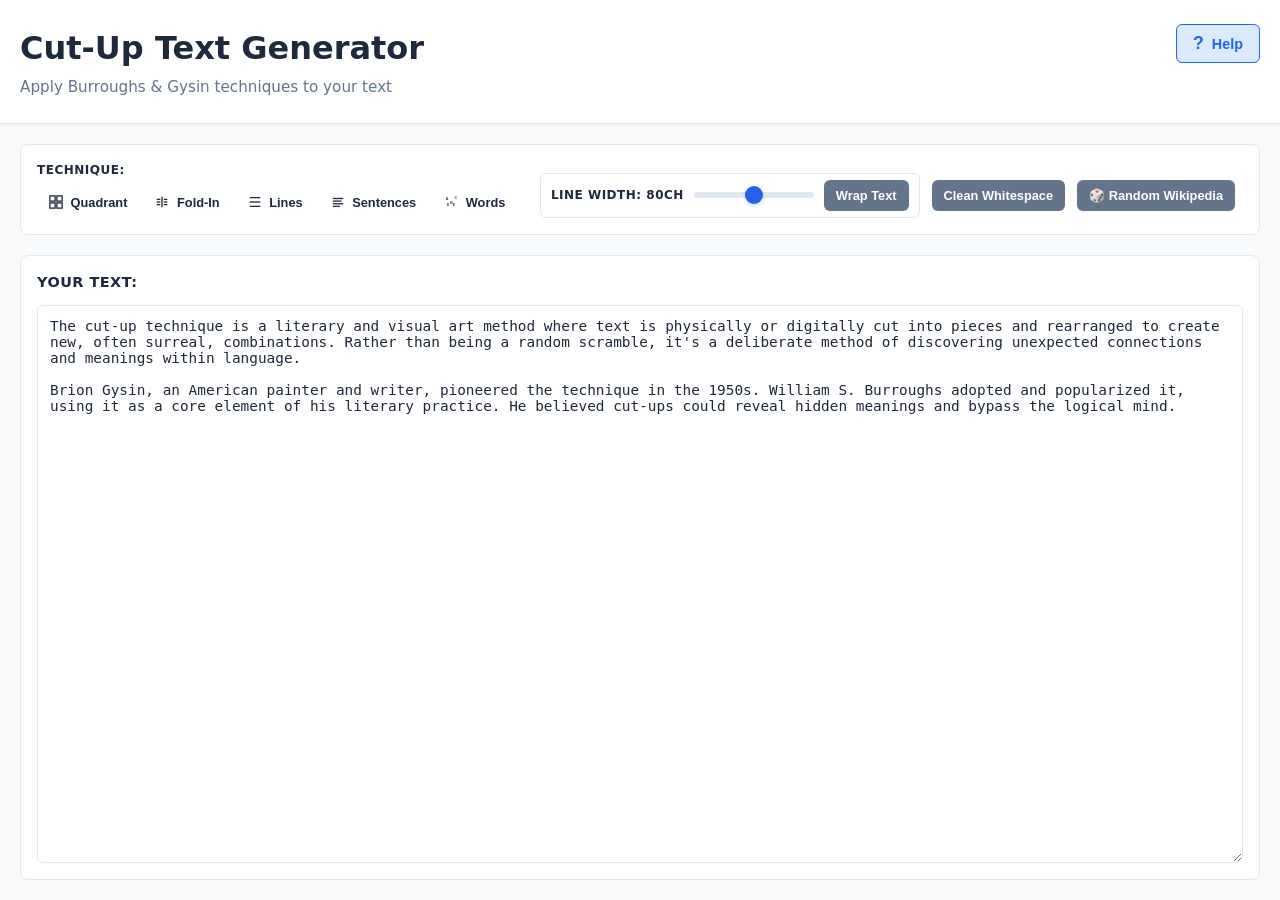
<file: index.html>
<!DOCTYPE html>
<html lang="en">
<head>
  <meta charset="UTF-8">
  <meta name="viewport" content="width=device-width, initial-scale=1.0">
  <title>Cut-Up Text Generator</title>
  <link rel="stylesheet" href="src/style.css">
</head>
<body>
  <header class="app-header">
    <div class="header-content">
      <div>
        <h1>Cut-Up Text Generator</h1>
        <p class="tagline">Apply Burroughs & Gysin techniques to your text</p>
      </div>
      <button id="helpToggle" class="help-btn" aria-label="Open help page">
        <span>?</span>
        <span class="help-label">Help</span>
      </button>
    </div>
  </header>

  <main class="app-main">
    <div class="controls-panel">
      <div class="control-section">
        <label>Technique:</label>
        <div class="method-buttons">
          <button class="btn btn-method" type="button" data-method="quadrant" aria-label="Quadrant: wraps text into a 2D grid and shuffles the 4 quadrants">
            <svg viewBox="0 0 16 16" class="method-icon"><rect x="1" y="1" width="6" height="6" fill="none" stroke="currentColor" stroke-width="1.5"/><rect x="9" y="1" width="6" height="6" fill="none" stroke="currentColor" stroke-width="1.5"/><rect x="1" y="9" width="6" height="6" fill="none" stroke="currentColor" stroke-width="1.5"/><rect x="9" y="9" width="6" height="6" fill="none" stroke="currentColor" stroke-width="1.5"/></svg>
            Quadrant
          </button>
          <button class="btn btn-method" type="button" data-method="fold-in" aria-label="Fold-In: splits text by lines and interleaves them together">
            <svg viewBox="0 0 16 16" class="method-icon"><line x1="8" y1="2" x2="8" y2="14" stroke="currentColor" stroke-width="1.5"/><line x1="2" y1="5" x2="6" y2="5" stroke="currentColor" stroke-width="1.5"/><line x1="10" y1="5" x2="14" y2="5" stroke="currentColor" stroke-width="1.5"/><line x1="2" y1="8" x2="6" y2="8" stroke="currentColor" stroke-width="1.5"/><line x1="10" y1="8" x2="14" y2="8" stroke="currentColor" stroke-width="1.5"/><line x1="2" y1="11" x2="6" y2="11" stroke="currentColor" stroke-width="1.5"/><line x1="10" y1="11" x2="14" y2="11" stroke="currentColor" stroke-width="1.5"/></svg>
            Fold-In
          </button>
          <button class="btn btn-method" type="button" data-method="line-shuffle" aria-label="Line Shuffle: cuts text into lines and randomly shuffles them">
            <svg viewBox="0 0 16 16" class="method-icon"><line x1="2" y1="3" x2="14" y2="3" stroke="currentColor" stroke-width="1.5"/><line x1="2" y1="8" x2="14" y2="8" stroke="currentColor" stroke-width="1.5"/><line x1="2" y1="13" x2="14" y2="13" stroke="currentColor" stroke-width="1.5"/></svg>
            Lines
          </button>
          <button class="btn btn-method" type="button" data-method="sentence-shuffle" aria-label="Sentence Shuffle: cuts text into sentences and randomly shuffles them">
            <svg viewBox="0 0 16 16" class="method-icon"><line x1="2" y1="4" x2="14" y2="4" stroke="currentColor" stroke-width="1.5"/><line x1="2" y1="7" x2="12" y2="7" stroke="currentColor" stroke-width="1.5"/><line x1="2" y1="10" x2="14" y2="10" stroke="currentColor" stroke-width="1.5"/><line x1="2" y1="13" x2="10" y2="13" stroke="currentColor" stroke-width="1.5"/></svg>
            Sentences
          </button>
          <button class="btn btn-method" type="button" data-method="word-scramble" aria-label="Word Scramble: cuts text into words and randomly shuffles them">
            <svg viewBox="0 0 16 16" class="method-icon"><text x="2" y="6" font-size="4" font-weight="bold" fill="currentColor">A</text><text x="7" y="10" font-size="4" font-weight="bold" fill="currentColor">B</text><text x="12" y="5" font-size="4" font-weight="bold" fill="currentColor">C</text><text x="3" y="13" font-size="4" font-weight="bold" fill="currentColor">D</text><text x="10" y="12" font-size="4" font-weight="bold" fill="currentColor">E</text></svg>
            Words
          </button>
        </div>
      </div>

      <div class="control-section width-controls">
        <div class="width-group">
          <label for="widthSlider">Line width: <span id="widthValue">80</span>ch</label>
          <input type="range" id="widthSlider" min="40" max="120" value="80" step="1" class="width-slider" data-default="80">
          <button id="wrapButton" class="btn btn-secondary" type="button">Wrap Text</button>
        </div>
        <button id="cleanWhitespaceButton" class="btn btn-secondary" type="button">Clean Whitespace</button>
        <div class="wikipedia-group">
          <button id="wikipediaButton" class="btn btn-secondary" type="button">🎲 Random Wikipedia</button>
          <span id="wikipediaStatus" class="wikipedia-status" role="status" aria-live="polite"></span>
        </div>
      </div>
    </div>

    <div class="input-panel panel">
      <label for="input">Your text:</label>
      <textarea id="input" placeholder="Paste your source text here..."></textarea>
    </div>
  </main>


  <script type="module">
    import { initializeUI } from './src/ui.js';
    document.addEventListener('DOMContentLoaded', initializeUI);
  </script>
</body>
</html>
</file>
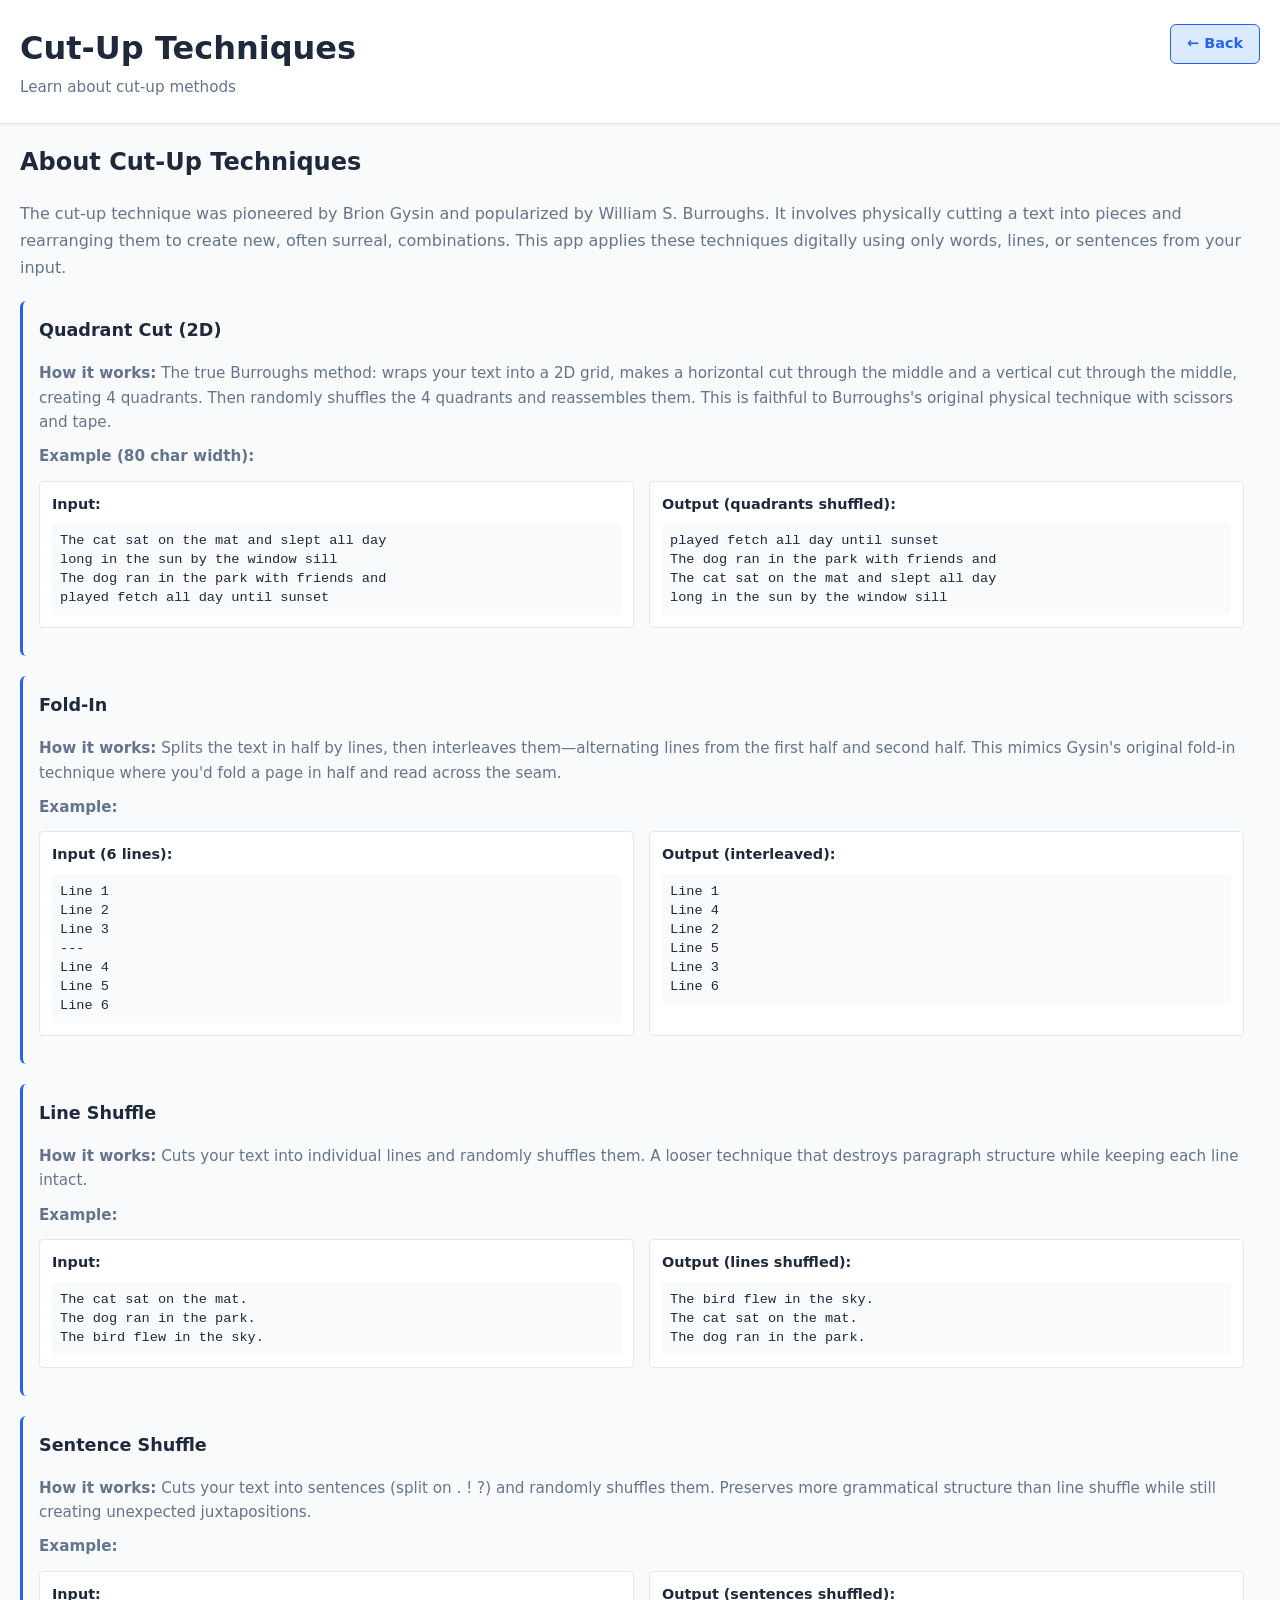
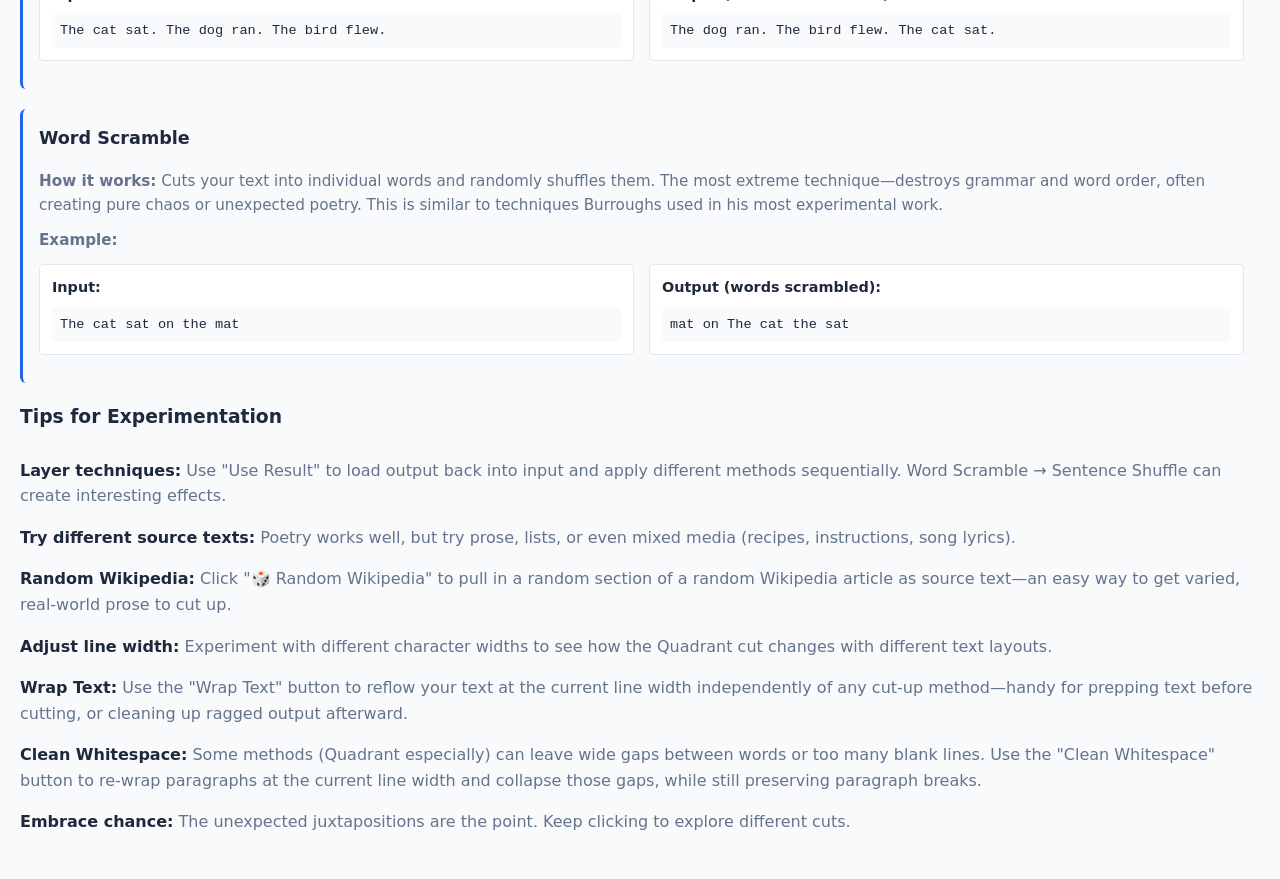
<file: help.html>
<!DOCTYPE html>
<html lang="en">
<head>
  <meta charset="UTF-8">
  <meta name="viewport" content="width=device-width, initial-scale=1.0">
  <title>Cut-Up Techniques - Help</title>
  <link rel="stylesheet" href="src/style.css">
</head>
<body>
  <header class="app-header">
    <div class="header-content">
      <div>
        <h1>Cut-Up Techniques</h1>
        <p class="tagline">Learn about cut-up methods</p>
      </div>
      <a href="index.html" class="help-btn">← Back</a>
    </div>
  </header>

  <main class="help-content">
    <h2>About Cut-Up Techniques</h2>
    <p>
      The cut-up technique was pioneered by Brion Gysin and popularized by William S. Burroughs.
      It involves physically cutting a text into pieces and rearranging them to create new, often surreal,
      combinations. This app applies these techniques digitally using only words, lines, or sentences from your input.
    </p>

    <div class="method-help">
      <h3>Quadrant Cut (2D)</h3>
      <p>
        <strong>How it works:</strong> The true Burroughs method: wraps your text into a 2D grid, makes a horizontal cut through the middle and a vertical cut through the middle, creating 4 quadrants. Then randomly shuffles the 4 quadrants and reassembles them. This is faithful to Burroughs's original physical technique with scissors and tape.
      </p>
      <p><strong>Example (80 char width):</strong></p>
      <div class="example">
        <div><strong>Input:</strong>
          <pre>The cat sat on the mat and slept all day
long in the sun by the window sill
The dog ran in the park with friends and
played fetch all day until sunset</pre>
        </div>
        <div><strong>Output (quadrants shuffled):</strong>
          <pre>played fetch all day until sunset
The dog ran in the park with friends and
The cat sat on the mat and slept all day
long in the sun by the window sill</pre>
        </div>
      </div>
    </div>

    <div class="method-help">
      <h3>Fold-In</h3>
      <p>
        <strong>How it works:</strong> Splits the text in half by lines, then interleaves them—alternating lines from the first half and second half.
        This mimics Gysin's original fold-in technique where you'd fold a page in half and read across the seam.
      </p>
      <p><strong>Example:</strong></p>
      <div class="example">
        <div><strong>Input (6 lines):</strong>
          <pre>Line 1
Line 2
Line 3
---
Line 4
Line 5
Line 6</pre>
        </div>
        <div><strong>Output (interleaved):</strong>
          <pre>Line 1
Line 4
Line 2
Line 5
Line 3
Line 6</pre>
        </div>
      </div>
    </div>

    <div class="method-help">
      <h3>Line Shuffle</h3>
      <p>
        <strong>How it works:</strong> Cuts your text into individual lines and randomly shuffles them.
        A looser technique that destroys paragraph structure while keeping each line intact.
      </p>
      <p><strong>Example:</strong></p>
      <div class="example">
        <div><strong>Input:</strong>
          <pre>The cat sat on the mat.
The dog ran in the park.
The bird flew in the sky.</pre>
        </div>
        <div><strong>Output (lines shuffled):</strong>
          <pre>The bird flew in the sky.
The cat sat on the mat.
The dog ran in the park.</pre>
        </div>
      </div>
    </div>

    <div class="method-help">
      <h3>Sentence Shuffle</h3>
      <p>
        <strong>How it works:</strong> Cuts your text into sentences (split on . ! ?) and randomly shuffles them.
        Preserves more grammatical structure than line shuffle while still creating unexpected juxtapositions.
      </p>
      <p><strong>Example:</strong></p>
      <div class="example">
        <div><strong>Input:</strong>
          <pre>The cat sat. The dog ran. The bird flew.</pre>
        </div>
        <div><strong>Output (sentences shuffled):</strong>
          <pre>The dog ran. The bird flew. The cat sat.</pre>
        </div>
      </div>
    </div>

    <div class="method-help">
      <h3>Word Scramble</h3>
      <p>
        <strong>How it works:</strong> Cuts your text into individual words and randomly shuffles them.
        The most extreme technique—destroys grammar and word order, often creating pure chaos or unexpected poetry.
        This is similar to techniques Burroughs used in his most experimental work.
      </p>
      <p><strong>Example:</strong></p>
      <div class="example">
        <div><strong>Input:</strong>
          <pre>The cat sat on the mat</pre>
        </div>
        <div><strong>Output (words scrambled):</strong>
          <pre>mat on The cat the sat</pre>
        </div>
      </div>
    </div>

    <h3>Tips for Experimentation</h3>
    <ul>
      <li><strong>Layer techniques:</strong> Use "Use Result" to load output back into input and apply different methods sequentially. Word Scramble → Sentence Shuffle can create interesting effects.</li>
      <li><strong>Try different source texts:</strong> Poetry works well, but try prose, lists, or even mixed media (recipes, instructions, song lyrics).</li>
      <li><strong>Random Wikipedia:</strong> Click "🎲 Random Wikipedia" to pull in a random section of a random Wikipedia article as source text—an easy way to get varied, real-world prose to cut up.</li>
      <li><strong>Adjust line width:</strong> Experiment with different character widths to see how the Quadrant cut changes with different text layouts.</li>
      <li><strong>Wrap Text:</strong> Use the "Wrap Text" button to reflow your text at the current line width independently of any cut-up method—handy for prepping text before cutting, or cleaning up ragged output afterward.</li>
      <li><strong>Clean Whitespace:</strong> Some methods (Quadrant especially) can leave wide gaps between words or too many blank lines. Use the "Clean Whitespace" button to re-wrap paragraphs at the current line width and collapse those gaps, while still preserving paragraph breaks.</li>
      <li><strong>Embrace chance:</strong> The unexpected juxtapositions are the point. Keep clicking to explore different cuts.</li>
    </ul>
  </main>
</body>
</html>
</file>
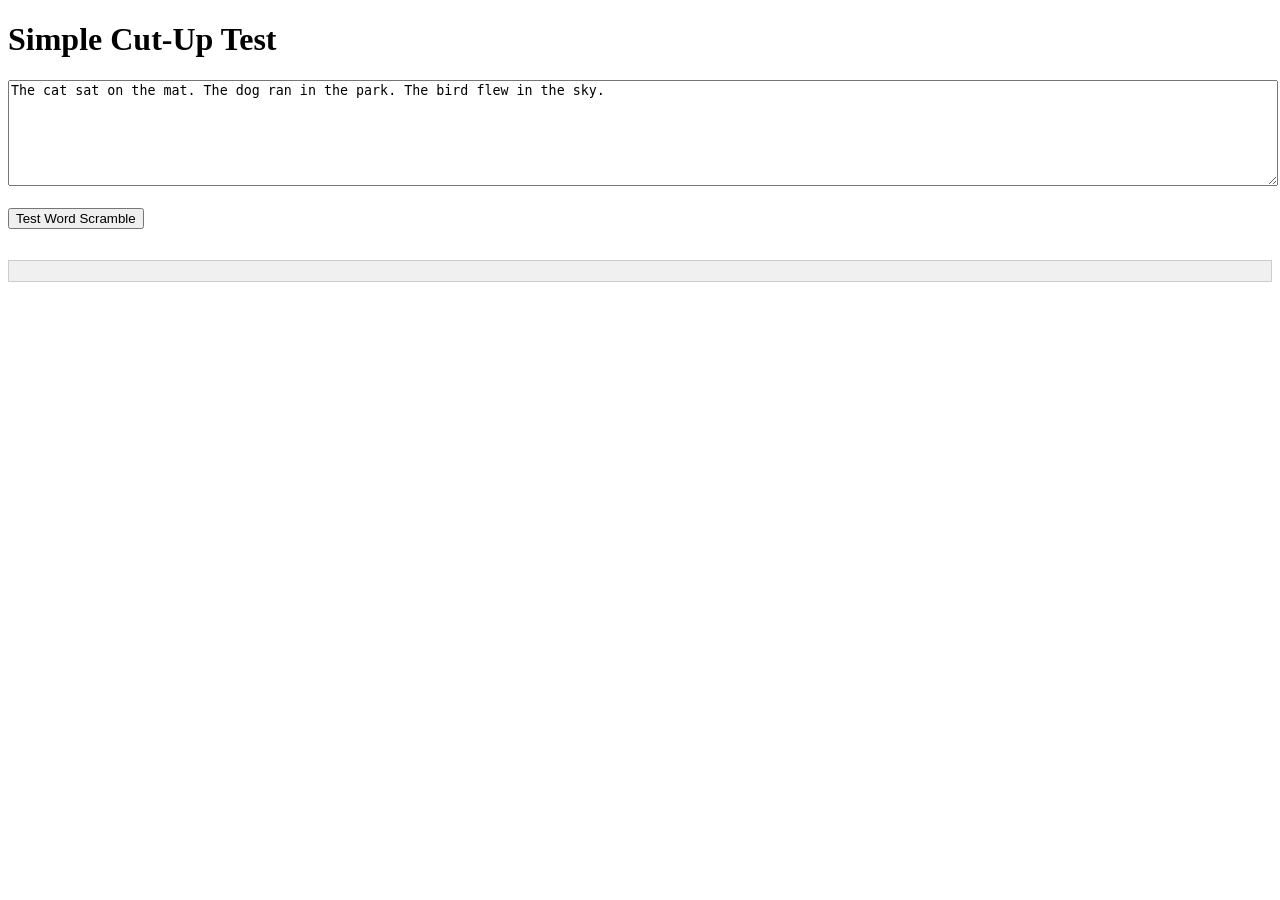
<file: test-simple.html>
<!DOCTYPE html>
<html>
<head>
  <title>Cut-Up Test</title>
</head>
<body>
  <h1>Simple Cut-Up Test</h1>
  <textarea id="input" style="width: 100%; height: 100px;">The cat sat on the mat. The dog ran in the park. The bird flew in the sky.</textarea>
  <br><br>
  <button onclick="testCutUp()">Test Word Scramble</button>
  <br><br>
  <pre id="output" style="border: 1px solid #ccc; padding: 10px; background: #f0f0f0;"></pre>

  <script>
    function tokenize(text, unit, segmentCount = 4) {
      if (!text || !text.trim()) {
        return [];
      }

      switch (unit) {
        case 'word':
          return text.split(/\s+/).filter(w => w.length > 0);

        case 'line':
          return text.split('\n');

        case 'sentence': {
          const sentences = [];
          let current = '';
          for (let i = 0; i < text.length; i++) {
            current += text[i];
            if ((text[i] === '.' || text[i] === '!' || text[i] === '?') &&
                (i === text.length - 1 || /\s/.test(text[i + 1]))) {
              sentences.push(current.trim());
              current = '';
            }
          }
          if (current.trim()) {
            sentences.push(current.trim());
          }
          return sentences.filter(s => s.length > 0);
        }

        case 'segment': {
          if (segmentCount < 2) return [text];
          const chunkSize = Math.ceil(text.length / segmentCount);
          const segments = [];
          for (let i = 0; i < text.length; i += chunkSize) {
            segments.push(text.slice(i, i + chunkSize));
          }
          return segments;
        }

        default:
          return [text];
      }
    }

    function shuffle(chunks) {
      const arr = [...chunks];
      for (let i = arr.length - 1; i > 0; i--) {
        const j = Math.floor(Math.random() * (i + 1));
        [arr[i], arr[j]] = [arr[j], arr[i]];
      }
      return arr;
    }

    function join(chunks, unit) {
      if (chunks.length === 0) return '';

      switch (unit) {
        case 'word':
          return chunks.join(' ');
        case 'line':
          return chunks.join('\n');
        case 'sentence':
          return chunks.join(' ');
        case 'segment':
          return chunks.join('');
        default:
          return chunks.join('');
      }
    }

    function cutUp(text, method, options = {}) {
      const { segmentCount = 4 } = options;

      if (!text || !text.trim()) {
        return text;
      }

      let unit;
      switch (method) {
        case 'quadrant':
          unit = 'segment';
          break;
        case 'fold-in':
          unit = 'line';
          break;
        case 'line-shuffle':
          unit = 'line';
          break;
        case 'sentence-shuffle':
          unit = 'sentence';
          break;
        case 'word-scramble':
          unit = 'word';
          break;
        default:
          return text;
      }

      let chunks = unit === 'segment'
        ? tokenize(text, unit, segmentCount)
        : tokenize(text, unit);

      if (chunks.length < 2) {
        return text;
      }

      let result;
      switch (method) {
        case 'quadrant':
          result = shuffle(chunks);
          break;
        case 'fold-in': {
          if (chunks.length < 2) result = chunks;
          else {
            const mid = Math.floor(chunks.length / 2);
            const first = chunks.slice(0, mid);
            const second = chunks.slice(mid);
            result = [];
            const maxLen = Math.max(first.length, second.length);
            for (let i = 0; i < maxLen; i++) {
              if (i < first.length) result.push(first[i]);
              if (i < second.length) result.push(second[i]);
            }
          }
          break;
        }
        case 'line-shuffle':
        case 'sentence-shuffle':
        case 'word-scramble':
          result = shuffle(chunks);
          break;
        default:
          result = chunks;
      }

      return join(result, unit);
    }

    function testCutUp() {
      const text = document.getElementById('input').value;
      const output = document.getElementById('output');

      output.textContent = 'Testing word scramble...\n\n';
      output.textContent += 'Original:\n' + text + '\n\n';
      output.textContent += 'Result:\n' + cutUp(text, 'word-scramble');
    }
  </script>
</body>
</html>
</file>
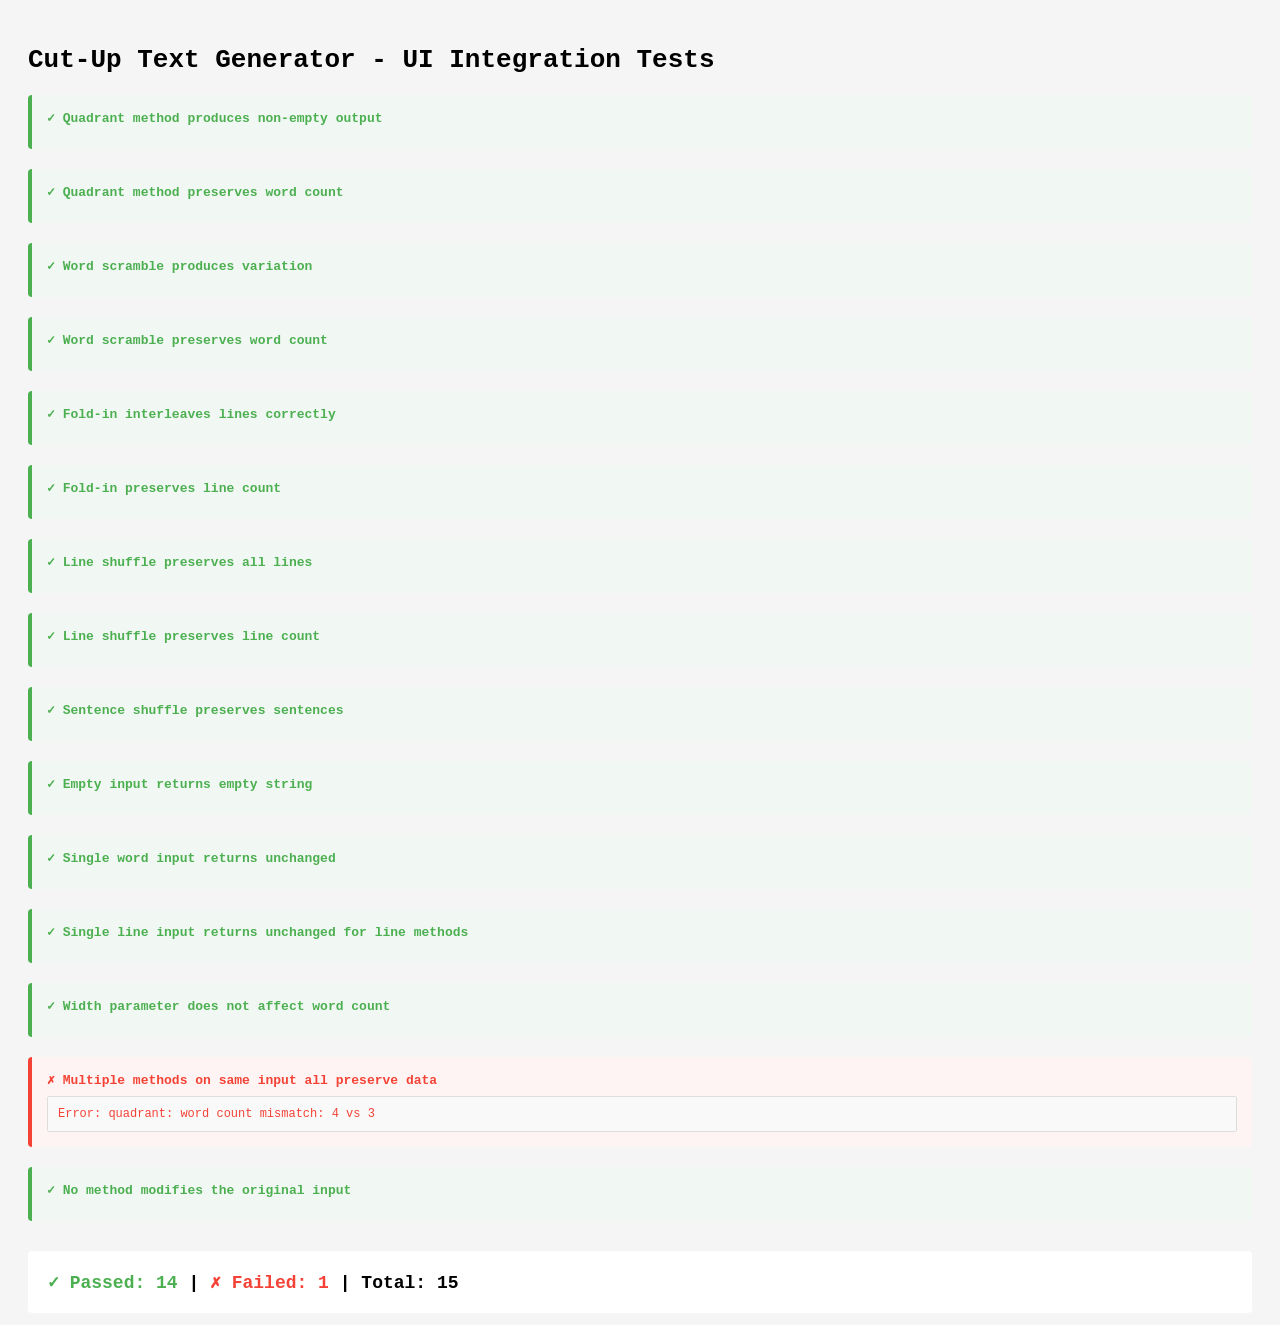
<file: test-ui-integration.html>
<!DOCTYPE html>
<html lang="en">
<head>
  <meta charset="UTF-8">
  <meta name="viewport" content="width=device-width, initial-scale=1.0">
  <title>UI Integration Tests</title>
  <style>
    body {
      font-family: monospace;
      padding: 20px;
      background: #f5f5f5;
    }
    .test-section {
      margin: 20px 0;
      padding: 15px;
      background: white;
      border-radius: 4px;
      border-left: 4px solid #ccc;
    }
    .test-section.pass {
      border-left-color: #4caf50;
      background: #f1f8f4;
    }
    .test-section.fail {
      border-left-color: #f44336;
      background: #fef4f3;
    }
    .test-title {
      font-weight: bold;
      margin-bottom: 8px;
    }
    .pass { color: #4caf50; }
    .fail { color: #f44336; }
    .summary {
      margin-top: 30px;
      padding: 20px;
      background: white;
      border-radius: 4px;
      font-size: 18px;
      font-weight: bold;
    }
    .debug-info {
      background: #f9f9f9;
      padding: 10px;
      margin-top: 8px;
      font-size: 12px;
      border: 1px solid #ddd;
      border-radius: 2px;
      white-space: pre-wrap;
      word-wrap: break-word;
    }
  </style>
</head>
<body>
  <h1>Cut-Up Text Generator - UI Integration Tests</h1>
  <div id="test-results"></div>
  <div id="summary" class="summary"></div>

  <script type="module">
    // Import from the same cutup.js used in production
    import { cutUp } from './cutup.js';

    const results = [];

    function test(name, fn) {
      try {
        fn();
        results.push({ name, pass: true, error: null });
      } catch (err) {
        results.push({ name, pass: false, error: err.message });
      }
    }

    function assert(condition, message) {
      if (!condition) {
        throw new Error(message);
      }
    }

    function countWords(text) {
      return text.split(/\s+/).filter(w => w.length > 0).length;
    }

    // ===== TEST SUITE =====

    test('Quadrant method produces non-empty output', () => {
      const input = 'The cat sat on the mat.\nDogs run fast.';
      const result = cutUp(input, 'quadrant', { segmentCount: 2 });
      assert(result && result.length > 0, 'Output should not be empty');
    });

    test('Quadrant method preserves word count', () => {
      const input = 'one two three four five six';
      const result = cutUp(input, 'quadrant', { segmentCount: 2 });
      const inputWords = countWords(input);
      const outputWords = countWords(result);
      assert(inputWords === outputWords, `Word count mismatch: ${inputWords} vs ${outputWords}`);
    });

    test('Word scramble produces variation', () => {
      const input = 'a b c d e f g h i j';
      const results = [];
      for (let i = 0; i < 5; i++) {
        results.push(cutUp(input, 'word-scramble'));
      }
      const uniqueResults = new Set(results).size;
      assert(uniqueResults > 1, `Expected variation but got ${uniqueResults} unique results`);
    });

    test('Word scramble preserves word count', () => {
      const input = 'apple banana cherry date';
      const result = cutUp(input, 'word-scramble');
      const inputWords = countWords(input);
      const outputWords = countWords(result);
      assert(inputWords === outputWords, `Word count mismatch: ${inputWords} vs ${outputWords}`);
    });

    test('Fold-in interleaves lines correctly', () => {
      const input = 'line1\nline2\nline3\nline4';
      const result = cutUp(input, 'fold-in');
      assert(result.includes('line1'), 'Result should contain line1');
      assert(result.includes('line4'), 'Result should contain line4');
    });

    test('Fold-in preserves line count', () => {
      const input = 'line1\nline2\nline3\nline4';
      const result = cutUp(input, 'fold-in');
      const inputLines = input.split('\n').length;
      const outputLines = result.split('\n').length;
      assert(inputLines === outputLines, `Line count mismatch: ${inputLines} vs ${outputLines}`);
    });

    test('Line shuffle preserves all lines', () => {
      const input = 'first line\nsecond line\nthird line';
      const result = cutUp(input, 'line-shuffle');
      assert(result.includes('first line'), 'Result should contain "first line"');
      assert(result.includes('second line'), 'Result should contain "second line"');
      assert(result.includes('third line'), 'Result should contain "third line"');
    });

    test('Line shuffle preserves line count', () => {
      const input = 'first line\nsecond line\nthird line';
      const result = cutUp(input, 'line-shuffle');
      const inputLines = input.split('\n').length;
      const outputLines = result.split('\n').length;
      assert(inputLines === outputLines, `Line count mismatch: ${inputLines} vs ${outputLines}`);
    });

    test('Sentence shuffle preserves sentences', () => {
      const input = 'First sentence. Second sentence. Third sentence.';
      const result = cutUp(input, 'sentence-shuffle');
      assert(result.includes('First sentence'), 'Result should contain "First sentence"');
      assert(result.includes('Second sentence'), 'Result should contain "Second sentence"');
      assert(result.includes('Third sentence'), 'Result should contain "Third sentence"');
    });

    test('Empty input returns empty string', () => {
      const result = cutUp('', 'word-scramble');
      assert(result === '', `Expected empty string, got "${result}"`);
    });

    test('Single word input returns unchanged', () => {
      const input = 'hello';
      const result = cutUp(input, 'word-scramble');
      assert(result === input, `Single word should not change: "${result}"`);
    });

    test('Single line input returns unchanged for line methods', () => {
      const input = 'hello world';
      const result = cutUp(input, 'line-shuffle');
      assert(result === input, `Single line should not change: "${result}"`);
    });

    test('Width parameter does not affect word count', () => {
      const input = 'one two three four five';
      const result40 = cutUp(input, 'word-scramble', { pageWidth: 40 });
      const result100 = cutUp(input, 'word-scramble', { pageWidth: 100 });
      const words40 = countWords(result40);
      const words100 = countWords(result100);
      assert(words40 === words100, `Word count should not depend on width: ${words40} vs ${words100}`);
    });

    test('Multiple methods on same input all preserve data', () => {
      const input = 'apple banana cherry date';
      const methods = ['quadrant', 'fold-in', 'line-shuffle', 'sentence-shuffle', 'word-scramble'];
      const inputWords = countWords(input);

      methods.forEach(method => {
        const result = cutUp(input, method, { segmentCount: 2 });
        const outputWords = countWords(result);
        assert(
          inputWords === outputWords,
          `${method}: word count mismatch: ${inputWords} vs ${outputWords}`
        );
      });
    });

    test('No method modifies the original input', () => {
      const original = 'test input string';
      const input = original;
      cutUp(input, 'word-scramble');
      assert(input === original, 'Original input should not be modified');
    });

    // ===== DISPLAY RESULTS =====

    function displayResults() {
      const resultsDiv = document.getElementById('test-results');
      const summaryDiv = document.getElementById('summary');

      const passed = results.filter(r => r.pass).length;
      const failed = results.filter(r => !r.pass).length;

      resultsDiv.innerHTML = results
        .map(
          r =>
            `<div class="test-section ${r.pass ? 'pass' : 'fail'}">
            <div class="test-title">
              <span class="${r.pass ? 'pass' : 'fail'}">
                ${r.pass ? '✓' : '✗'}
              </span>
              ${r.name}
            </div>
            ${r.error ? `<div class="debug-info">Error: ${r.error}</div>` : ''}
          </div>`
        )
        .join('');

      summaryDiv.innerHTML = `
        <span class="pass">✓ Passed: ${passed}</span> |
        <span class="fail">✗ Failed: ${failed}</span> |
        Total: ${passed + failed}
        ${failed === 0 ? ' 🎉 All tests passed!' : ''}
      `;
    }

    displayResults();
  </script>
</body>
</html>
</file>
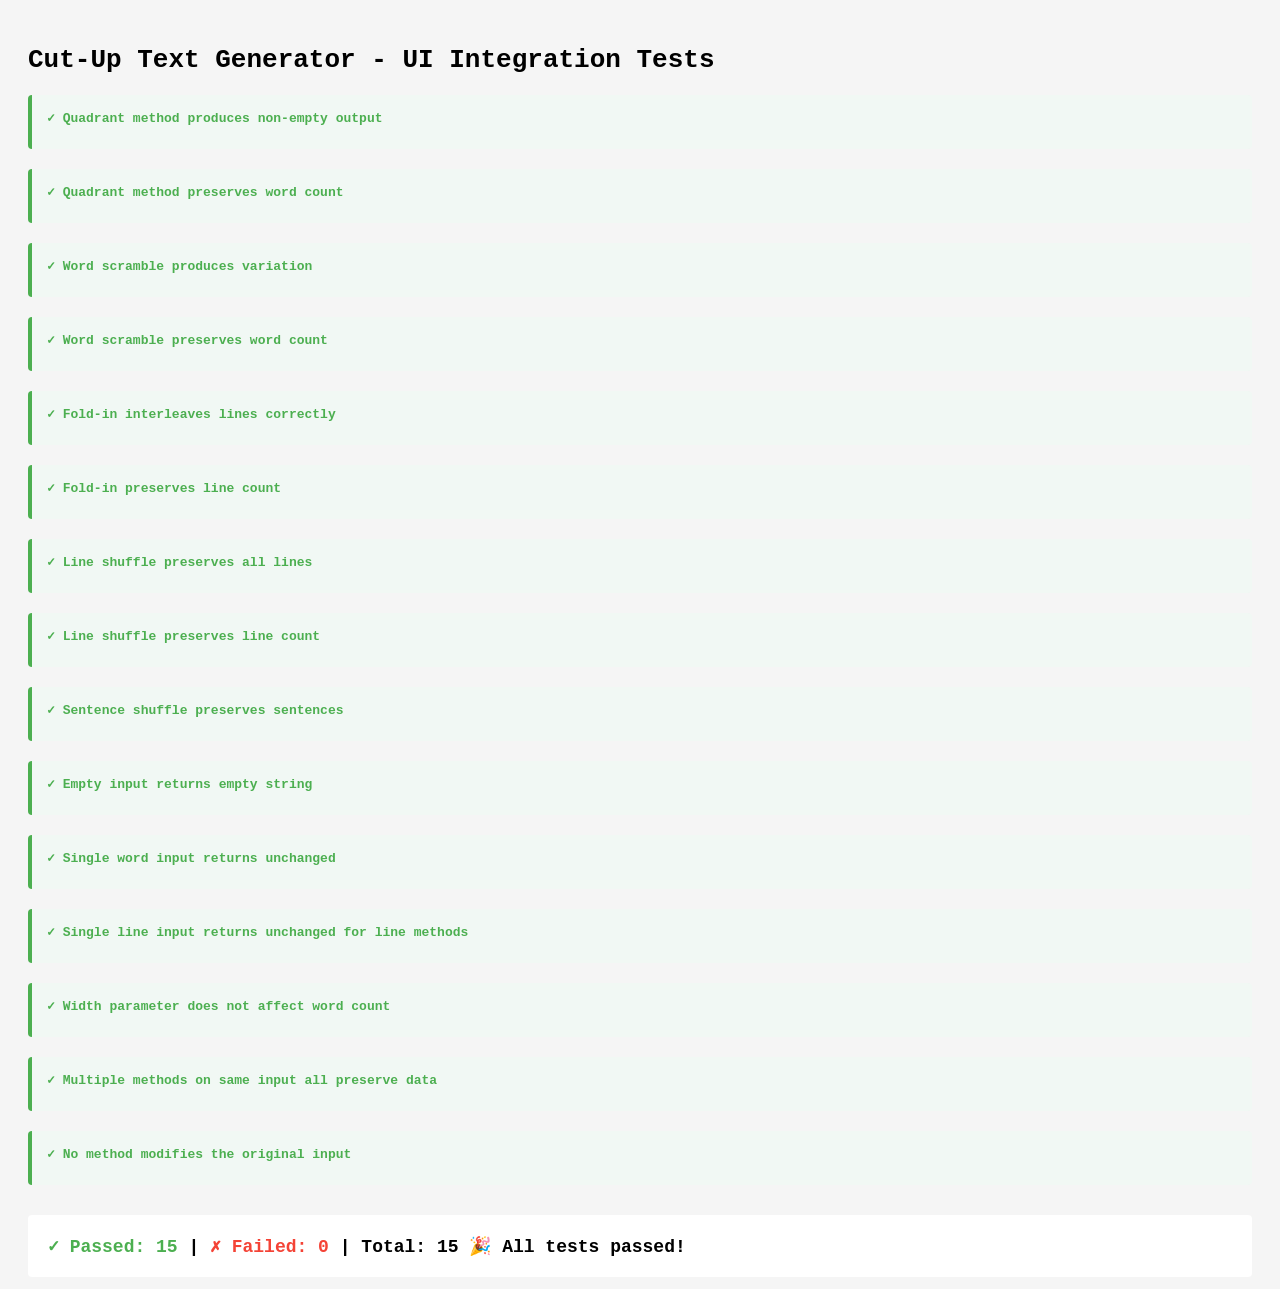
<file: tests/regression/test-ui-integration.html>
<!DOCTYPE html>
<html lang="en">
<head>
  <meta charset="UTF-8">
  <meta name="viewport" content="width=device-width, initial-scale=1.0">
  <title>UI Integration Tests</title>
  <style>
    body {
      font-family: monospace;
      padding: 20px;
      background: #f5f5f5;
    }
    .test-section {
      margin: 20px 0;
      padding: 15px;
      background: white;
      border-radius: 4px;
      border-left: 4px solid #ccc;
    }
    .test-section.pass {
      border-left-color: #4caf50;
      background: #f1f8f4;
    }
    .test-section.fail {
      border-left-color: #f44336;
      background: #fef4f3;
    }
    .test-title {
      font-weight: bold;
      margin-bottom: 8px;
    }
    .pass { color: #4caf50; }
    .fail { color: #f44336; }
    .summary {
      margin-top: 30px;
      padding: 20px;
      background: white;
      border-radius: 4px;
      font-size: 18px;
      font-weight: bold;
    }
    .debug-info {
      background: #f9f9f9;
      padding: 10px;
      margin-top: 8px;
      font-size: 12px;
      border: 1px solid #ddd;
      border-radius: 2px;
      white-space: pre-wrap;
      word-wrap: break-word;
    }
  </style>
</head>
<body>
  <h1>Cut-Up Text Generator - UI Integration Tests</h1>
  <div id="test-results"></div>
  <div id="summary" class="summary"></div>

  <script type="module">
    // Import from the same cutup.js used in production
    import { cutUp } from '../../src/cutup.js';

    const results = [];

    function test(name, fn) {
      try {
        fn();
        results.push({ name, pass: true, error: null });
      } catch (err) {
        results.push({ name, pass: false, error: err.message });
      }
    }

    function assert(condition, message) {
      if (!condition) {
        throw new Error(message);
      }
    }

    function countWords(text) {
      return text.split(/\s+/).filter(w => w.length > 0).length;
    }

    // ===== TEST SUITE =====

    test('Quadrant method produces non-empty output', () => {
      const input = 'The cat sat on the mat.\nDogs run fast.';
      const result = cutUp(input, 'quadrant', { segmentCount: 2 });
      assert(result && result.length > 0, 'Output should not be empty');
    });

    test('Quadrant method preserves word count', () => {
      const input = 'one two three four five six';
      const result = cutUp(input, 'quadrant', { segmentCount: 2 });
      const inputWords = countWords(input);
      const outputWords = countWords(result);
      assert(inputWords === outputWords, `Word count mismatch: ${inputWords} vs ${outputWords}`);
    });

    test('Word scramble produces variation', () => {
      const input = 'a b c d e f g h i j';
      const results = [];
      for (let i = 0; i < 5; i++) {
        results.push(cutUp(input, 'word-scramble'));
      }
      const uniqueResults = new Set(results).size;
      assert(uniqueResults > 1, `Expected variation but got ${uniqueResults} unique results`);
    });

    test('Word scramble preserves word count', () => {
      const input = 'apple banana cherry date';
      const result = cutUp(input, 'word-scramble');
      const inputWords = countWords(input);
      const outputWords = countWords(result);
      assert(inputWords === outputWords, `Word count mismatch: ${inputWords} vs ${outputWords}`);
    });

    test('Fold-in interleaves lines correctly', () => {
      const input = 'line1\nline2\nline3\nline4';
      const result = cutUp(input, 'fold-in');
      assert(result.includes('line1'), 'Result should contain line1');
      assert(result.includes('line4'), 'Result should contain line4');
    });

    test('Fold-in preserves line count', () => {
      const input = 'line1\nline2\nline3\nline4';
      const result = cutUp(input, 'fold-in');
      const inputLines = input.split('\n').length;
      const outputLines = result.split('\n').length;
      assert(inputLines === outputLines, `Line count mismatch: ${inputLines} vs ${outputLines}`);
    });

    test('Line shuffle preserves all lines', () => {
      const input = 'first line\nsecond line\nthird line';
      const result = cutUp(input, 'line-shuffle');
      assert(result.includes('first line'), 'Result should contain "first line"');
      assert(result.includes('second line'), 'Result should contain "second line"');
      assert(result.includes('third line'), 'Result should contain "third line"');
    });

    test('Line shuffle preserves line count', () => {
      const input = 'first line\nsecond line\nthird line';
      const result = cutUp(input, 'line-shuffle');
      const inputLines = input.split('\n').length;
      const outputLines = result.split('\n').length;
      assert(inputLines === outputLines, `Line count mismatch: ${inputLines} vs ${outputLines}`);
    });

    test('Sentence shuffle preserves sentences', () => {
      const input = 'First sentence. Second sentence. Third sentence.';
      const result = cutUp(input, 'sentence-shuffle');
      assert(result.includes('First sentence'), 'Result should contain "First sentence"');
      assert(result.includes('Second sentence'), 'Result should contain "Second sentence"');
      assert(result.includes('Third sentence'), 'Result should contain "Third sentence"');
    });

    test('Empty input returns empty string', () => {
      const result = cutUp('', 'word-scramble');
      assert(result === '', `Expected empty string, got "${result}"`);
    });

    test('Single word input returns unchanged', () => {
      const input = 'hello';
      const result = cutUp(input, 'word-scramble');
      assert(result === input, `Single word should not change: "${result}"`);
    });

    test('Single line input returns unchanged for line methods', () => {
      const input = 'hello world';
      const result = cutUp(input, 'line-shuffle');
      assert(result === input, `Single line should not change: "${result}"`);
    });

    test('Width parameter does not affect word count', () => {
      const input = 'one two three four five';
      const result40 = cutUp(input, 'word-scramble', { lineWidth: 40 });
      const result100 = cutUp(input, 'word-scramble', { lineWidth: 100 });
      const words40 = countWords(result40);
      const words100 = countWords(result100);
      assert(words40 === words100, `Word count should not depend on width: ${words40} vs ${words100}`);
    });

    test('Multiple methods on same input all preserve data', () => {
      const input = 'apple banana cherry date';
      const methods = ['quadrant', 'fold-in', 'line-shuffle', 'sentence-shuffle', 'word-scramble'];
      const inputWords = countWords(input);

      methods.forEach(method => {
        const result = cutUp(input, method, { lineWidth: 80 });
        const outputWords = countWords(result);
        assert(
          inputWords === outputWords,
          `${method}: word count mismatch: ${inputWords} vs ${outputWords}`
        );
      });
    });

    test('No method modifies the original input', () => {
      const original = 'test input string';
      const input = original;
      cutUp(input, 'word-scramble');
      assert(input === original, 'Original input should not be modified');
    });

    // ===== DISPLAY RESULTS =====

    function displayResults() {
      const resultsDiv = document.getElementById('test-results');
      const summaryDiv = document.getElementById('summary');

      const passed = results.filter(r => r.pass).length;
      const failed = results.filter(r => !r.pass).length;

      resultsDiv.innerHTML = results
        .map(
          r =>
            `<div class="test-section ${r.pass ? 'pass' : 'fail'}">
            <div class="test-title">
              <span class="${r.pass ? 'pass' : 'fail'}">
                ${r.pass ? '✓' : '✗'}
              </span>
              ${r.name}
            </div>
            ${r.error ? `<div class="debug-info">Error: ${r.error}</div>` : ''}
          </div>`
        )
        .join('');

      summaryDiv.innerHTML = `
        <span class="pass">✓ Passed: ${passed}</span> |
        <span class="fail">✗ Failed: ${failed}</span> |
        Total: ${passed + failed}
        ${failed === 0 ? ' 🎉 All tests passed!' : ''}
      `;
    }

    displayResults();
  </script>
</body>
</html>
</file>
<file: src/style.css>
* {
  box-sizing: border-box;
}

html {
  font-family: system-ui, -apple-system, sans-serif;
  line-height: 1.5;
  --primary: #2563eb;
  --primary-dark: #1e40af;
  --primary-light: #dbeafe;
  --secondary: #64748b;
  --text: #1e293b;
  --text-muted: #64748b;
  --border: #e2e8f0;
  --bg: #f8fafc;
  --bg-panel: #ffffff;
}

body {
  margin: 0;
  padding: 0;
  background: var(--bg);
  color: var(--text);
  display: flex;
  flex-direction: column;
  min-height: 100vh;
  min-height: 100dvh;
}

/* Header */
.app-header {
  background: var(--bg-panel);
  border-bottom: 1px solid var(--border);
  padding: 24px 20px;
  margin-bottom: 0;
  box-shadow: 0 1px 3px rgba(0, 0, 0, 0.05);
  flex-shrink: 0;
}

.header-content {
  max-width: 1400px;
  margin: 0 auto;
  display: flex;
  justify-content: space-between;
  align-items: flex-start;
  gap: 20px;
}

.app-header h1 {
  font-size: 2rem;
  font-weight: 700;
  margin: 0 0 4px 0;
  color: var(--text);
}

.tagline {
  margin: 0;
  font-size: 0.95rem;
  color: var(--text-muted);
  font-weight: 400;
}

.help-btn {
  display: flex;
  align-items: center;
  gap: 8px;
  padding: 8px 16px;
  background: var(--primary-light);
  color: var(--primary);
  border: 1px solid var(--primary);
  border-radius: 6px;
  font-size: 0.9rem;
  font-weight: 600;
  cursor: pointer;
  transition: all 0.2s;
  white-space: nowrap;
  text-decoration: none;
}

.help-btn:hover {
  background: var(--primary);
  color: white;
  border-color: var(--primary);
}

.help-btn span:first-child {
  font-size: 1.1rem;
  font-weight: 700;
}

/* Main layout */
.app-main {
  max-width: 1400px;
  margin: 0 auto;
  width: 100%;
  padding: 20px;
  display: flex;
  flex-direction: column;
  gap: 20px;
  flex: 1;
}

/* Panels */
.panel {
  display: flex;
  flex-direction: column;
  gap: 12px;
  background: var(--bg-panel);
  border: 1px solid var(--border);
  border-radius: 8px;
  padding: 16px;
}

.panel label {
  font-size: 0.9rem;
  font-weight: 600;
  color: var(--text);
  text-transform: uppercase;
  letter-spacing: 0.5px;
}

.input-panel {
  flex: 1;
  min-height: 500px;
}

/* Textarea */
textarea {
  flex: 1;
  padding: 12px;
  border: 1px solid var(--border);
  border-radius: 6px;
  font-family: 'Monaco', 'Menlo', 'Ubuntu Mono', monospace;
  font-size: 0.9rem;
  resize: vertical;
  min-height: 450px;
  background: white;
  color: var(--text);
  transition: border-color 0.2s, background 0.2s;
}

textarea:focus {
  outline: none;
  border-color: var(--primary);
  background: white;
  box-shadow: 0 0 0 3px var(--primary-light);
}

/* Controls panel */
.controls-panel {
  display: flex;
  flex-direction: row;
  gap: 16px;
  background: var(--bg-panel);
  border: 1px solid var(--border);
  border-radius: 8px;
  padding: 16px;
  flex-shrink: 0;
  align-items: flex-end;
}

.control-section {
  display: flex;
  flex-direction: column;
  gap: 8px;
  flex: 0 0 auto;
}

.control-section label {
  font-size: 0.75rem;
  font-weight: 600;
  color: var(--text);
  text-transform: uppercase;
  letter-spacing: 0.5px;
  white-space: nowrap;
}

/* Method buttons */
.method-buttons {
  display: flex;
  gap: 4px;
  flex-wrap: wrap;
}

.btn-method {
  background: var(--bg-panel);
  color: var(--text);
  border: 1px solid var(--border);
  padding: 6px 10px;
  font-size: 0.75rem;
  text-align: center;
  cursor: pointer;
  transition: all 0.2s;
  border-radius: 4px;
  font-weight: 500;
  white-space: nowrap;
}

.btn-method:hover {
  background: var(--primary);
  color: white;
  border-color: var(--primary);
  transform: translateY(-1px);
}

.btn-method:active {
  background: var(--primary);
  color: white;
  border-color: var(--primary);
  transform: translateY(0);
}

.method-icon {
  width: 14px;
  height: 14px;
  display: inline;
  margin-right: 4px;
  vertical-align: -2px;
}

/* Width slider */
.width-slider {
  width: 120px;
  height: 6px;
  border-radius: 3px;
  background: var(--border);
  outline: none;
  -webkit-appearance: none;
  appearance: none;
  cursor: pointer;
}

.width-slider::-webkit-slider-thumb {
  -webkit-appearance: none;
  appearance: none;
  width: 18px;
  height: 18px;
  border-radius: 50%;
  background: var(--primary);
  cursor: pointer;
  transition: all 0.2s;
  box-shadow: 0 2px 4px rgba(37, 99, 235, 0.2);
}

.width-slider::-webkit-slider-thumb:hover {
  background: var(--primary-dark);
  box-shadow: 0 4px 8px rgba(37, 99, 235, 0.3);
}

.width-slider::-moz-range-thumb {
  width: 18px;
  height: 18px;
  border-radius: 50%;
  background: var(--primary);
  cursor: pointer;
  border: none;
  transition: all 0.2s;
  box-shadow: 0 2px 4px rgba(37, 99, 235, 0.2);
}

.width-slider::-moz-range-thumb:hover {
  background: var(--primary-dark);
  box-shadow: 0 4px 8px rgba(37, 99, 235, 0.3);
}

/* Buttons */
.btn {
  padding: 8px 12px;
  border: none;
  border-radius: 6px;
  font-size: 0.8rem;
  font-weight: 600;
  cursor: pointer;
  transition: all 0.2s;
  white-space: nowrap;
}

.btn-primary {
  background: var(--primary);
  color: white;
}

.btn-primary:hover {
  background: var(--primary-dark);
  transform: translateY(-2px);
  box-shadow: 0 4px 12px rgba(37, 99, 235, 0.2);
}

.btn-primary:active {
  transform: translateY(0);
}

.btn-secondary {
  background: var(--secondary);
  color: white;
}

.btn-secondary:hover {
  background: #475569;
  transform: translateY(-2px);
  box-shadow: 0 4px 12px rgba(100, 116, 139, 0.15);
}

.btn-secondary:active {
  transform: translateY(0);
}

.controls-panel .control-section:last-child {
  flex: 1;
  display: flex;
  flex-direction: row;
  gap: 12px;
  justify-content: flex-end;
  align-items: center;
}

.width-group {
  display: flex;
  flex-direction: row;
  align-items: center;
  gap: 8px;
  border: 1px solid var(--border);
  border-radius: 6px;
  padding: 6px 10px;
}

.wikipedia-group {
  display: flex;
  flex-direction: row;
  align-items: center;
  gap: 8px;
}

.wikipedia-status {
  font-size: 0.75rem;
  color: var(--text-muted);
  white-space: nowrap;
}

/* Help content page */
.help-content {
  max-width: 1400px;
  margin: 0 auto;
  padding: 20px;
}

.help-content h2 {
  margin-top: 0;
  color: var(--text);
  font-size: 1.5rem;
}

.help-content p {
  color: var(--text-muted);
  line-height: 1.7;
  margin: 12px 0;
}

.method-help {
  margin: 20px 0;
  padding: 16px;
  background: var(--bg);
  border-radius: 6px;
  border-left: 3px solid var(--primary);
}

.method-help h3 {
  margin-top: 0;
  color: var(--text);
  font-size: 1.1rem;
}

.method-help p {
  margin: 10px 0;
  font-size: 0.95rem;
  color: var(--text-muted);
  line-height: 1.6;
}

.example {
  display: grid;
  grid-template-columns: 1fr 1fr;
  gap: 15px;
  margin: 12px 0;
}

.example div {
  background: white;
  padding: 12px;
  border-radius: 4px;
  border: 1px solid var(--border);
}

.example strong {
  display: block;
  margin-bottom: 8px;
  color: var(--text);
  font-size: 0.9rem;
}

.example pre {
  margin: 0;
  font-size: 0.85rem;
  overflow-x: auto;
  line-height: 1.4;
  background: var(--bg);
  padding: 8px;
  border-radius: 4px;
  color: var(--text);
}

.help-content ul {
  list-style: none;
  padding: 0;
  margin: 16px 0;
}

.help-content li {
  padding: 8px 0;
  color: var(--text-muted);
  line-height: 1.6;
}

.help-content li strong {
  color: var(--text);
}

@media (max-width: 768px) {
  .example {
    grid-template-columns: 1fr;
  }

  .app-header h1 {
    font-size: 1.5rem;
  }

  .header-content {
    flex-direction: column;
  }

  .help-btn {
    justify-content: center;
    min-height: 44px;
  }

  .controls-panel {
    flex-direction: column;
    align-items: stretch;
  }

  .btn-method {
    flex: 1 1 calc(50% - 4px);
    min-height: 44px;
    padding: 10px 8px;
    font-size: 0.85rem;
  }

  .controls-panel .control-section:last-child {
    flex-direction: column;
    align-items: stretch;
  }

  .width-group {
    flex-wrap: wrap;
  }

  .width-slider {
    width: 100%;
  }

  .btn-secondary {
    width: 100%;
    min-height: 44px;
  }

  textarea {
    font-size: 16px;
  }

  .input-panel {
    min-height: 350px;
  }
}
</file>
